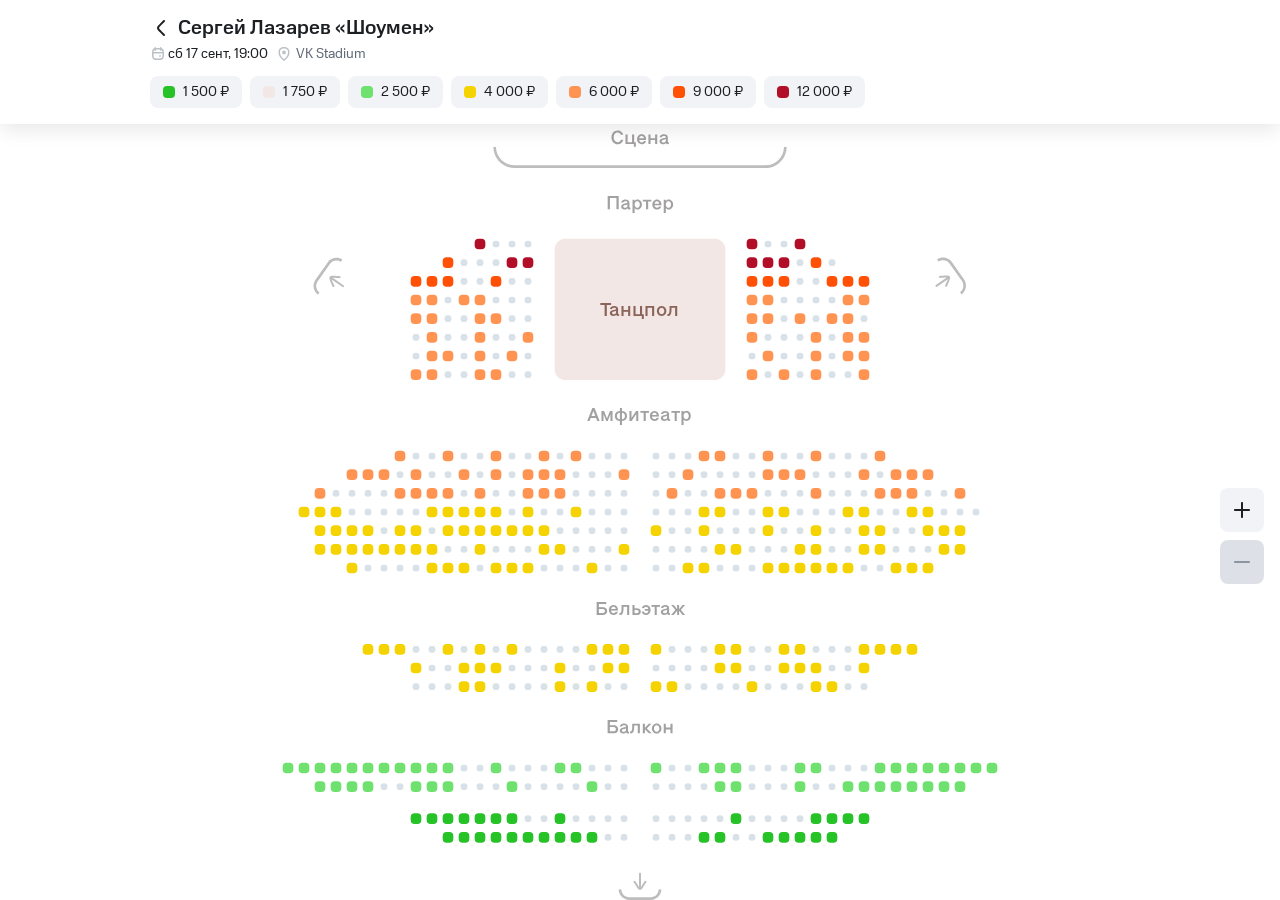
<file: index.html>
<!doctype html>
<html lang="ru">
<head>
    <meta charset="utf-8">
    <title>Схема зала — TLND-15971</title>
    <meta name="viewport" content="width=device-width, initial-scale=1, maximum-scale=1, user-scalable=no">
    <link rel="stylesheet" href="css/colors_and_type.css">
    <link rel="stylesheet" href="css/hall-common.css">
    <!-- mobile layout below 1024 px, desktop layout from 1024 px (media queries inside; = DESKTOP_QUERY in js/app.js) -->
    <link rel="stylesheet" href="css/styles.css">
    <link rel="stylesheet" href="css/photos.css">
    <link rel="stylesheet" href="css/seatless.css">
    <link rel="stylesheet" href="css/desktop.css">
</head>
<body>
<div class="app">
    <!-- Header: mobile — Citrus «Hall / Title / Mobile» over the scheme (title and cross, date row, price pills);
         desktop — «Hall / Title / Desktop» (Figma 4987:27885): back chevron, date and venue with icons, 980 column -->
    <header class="header">
        <div class="header-col">
            <div class="title">
                <!-- back chevron (desktop) and cross (mobile): no action -->
                <button class="icon-btn hd-back" type="button" aria-label="Назад"><img src="assets/title-chevron-left-24.svg" width="24" height="24" alt=""></button>
                <div class="ttl"></div>
                <button class="icon-btn hd-close" type="button" aria-label="Закрыть"><img src="assets/title-cross-24.svg" width="24" height="24" alt=""></button>
            </div>
            <!-- session date and venue; the icons are desktop only -->
            <div class="date">
                <span class="hd-date"><img class="hd-ico" src="assets/title-calendar-16.svg" width="16" height="16" alt=""><span class="dt"></span></span>
                <span class="hd-place"><img class="hd-ico" src="assets/title-map-pin-16.svg" width="16" height="16" alt=""><span class="sub"></span></span>
            </div>
        </div>
        <!-- price pills = price filter (js/price-filter.js) -->
        <div class="legend"></div>
    </header>

    <!-- Hall: the scheme (pan / zoom); desktop also the zoom buttons and the checkout bar over the bottom of the scheme -->
    <main class="hall">
        <div class="map-viewport">
            <div class="map-content">
                <!-- inline SVG of the scheme from assets/hall.svg -->
                <div class="hall-svg" role="img" aria-label="Схема зала"></div>
            </div>
        </div>
        <div class="d-zoom">
            <button class="d-zoom-btn" type="button" data-zoom="in" aria-label="Приблизить"><span class="d-zoom-ico d-zoom-ico-plus"></span></button>
            <button class="d-zoom-btn" type="button" data-zoom="out" aria-label="Отдалить"><span class="d-zoom-ico d-zoom-ico-minus"></span></button>
        </div>
        <!-- Desktop «Checkout form» (Figma 5180:33882): full-width bar, 980 column with the ticket strip
             (js/desktop-strip.js puts it first) and the checkout button; shown while the order is not empty -->
        <div class="d-checkout">
            <div class="d-checkout-col">
                <button class="cta d-cta" type="button"><span class="cta-label"></span></button>
            </div>
        </div>
    </main>

    <!-- Mobile bottom block: ticket carousel and checkout button (js/mobile-ribbon.js) -->
    <div class="floating">
        <div class="slider"><div class="slider-track"></div></div>
        <button class="cta" type="button"></button>
    </div>
</div>

<script type="module" src="js/app.js"></script>
</body>
</html>
</file>
<file: css/colors_and_type.css>
/* ============================================================
   Granit Design System — Foundation tokens (Light)
   Source: skill-granit-library/DESIGN.md (Granit Base Figma)
   ============================================================ */

/* ---------- Fonts ---------- */
@font-face {
  font-family: "Tercia";
  src: url("../fonts/Tercia-Light.otf") format("opentype");
  font-weight: 300;
  font-style: normal;
  font-display: swap;
}
@font-face {
  font-family: "Tercia";
  src: url("../fonts/Tercia-Regular.otf") format("opentype");
  font-weight: 400;
  font-style: normal;
  font-display: swap;
}
/* MTS Compact — шрифт Citrus (макет Z4wmhHaKhZMV8UI79y1a9Y): шапка, пилюли, карточки, кнопки, шторка */
@font-face {
  font-family: "MTS Compact";
  src: url("../fonts/MTSCompact-Regular.woff2") format("woff2");
  font-weight: 400;
  font-style: normal;
  font-display: swap;
}
@font-face {
  font-family: "MTS Compact";
  src: url("../fonts/MTSCompact-Medium.woff2") format("woff2");
  font-weight: 500;
  font-style: normal;
  font-display: swap;
}
@font-face {
  font-family: "Statika";
  src: url("../fonts/Statika-Light.otf") format("opentype");
  font-weight: 300;
  font-style: normal;
  font-display: swap;
}
@font-face {
  font-family: "Statika";
  src: url("../fonts/Statika-Regular.otf") format("opentype");
  font-weight: 400;
  font-style: normal;
  font-display: swap;
}
@font-face {
  font-family: "Statika";
  src: url("../fonts/Statika-Medium.otf") format("opentype");
  font-weight: 500;
  font-style: normal;
  font-display: swap;
}
@font-face {
  font-family: "Statika";
  src: url("../fonts/Statika-Bold.otf") format("opentype");
  font-weight: 700;
  font-style: normal;
  font-display: swap;
}
@font-face {
  font-family: "Statika";
  src: url("../fonts/Statika-Black.otf") format("opentype");
  font-weight: 900;
  font-style: normal;
  font-display: swap;
}

:root {
  /* ---------- Font families ---------- */
  --font-serif: "Tercia", "Lora", Georgia, "Times New Roman", serif;
  --font-sans:  "Statika", "Inter", "Helvetica Neue", Arial, sans-serif;
  --font-compact: "MTS Compact", "Statika", "Inter", "Helvetica Neue", Arial, sans-serif;   /* Citrus */

  /* ---------- Text (Light) ---------- */
  --text-primary:           #231d1f;
  --text-secondary:         #706e6f;
  --text-tertiary:          #a2a0a1;
  --text-inverted:          #fafafa;
  --text-positive:          #2ab22a;
  --text-negative:          #e5402e;
  --text-warning:           #f59400;
  --text-link:              #208ef5;
  --text-link-inverted:     #5abefa;
  --text-secondary-link:    #706e6f;

  /* ---------- Background (Light) ---------- */
  --bg-primary:             #ffffff;
  --bg-primary-elevated:    #fafafa;
  --bg-secondary:           #f5f4f2;
  --bg-secondary-elevated:  #ffffff;
  --bg-modal:               #ffffff;
  --bg-inverted:            #231d1f;
  --bg-overlay:             rgba(15, 15, 15, 0.50);
  --bg-stroke:              rgba(162, 162, 162, 0.50);
  --bg-stroke-disabled:     rgba(162, 162, 162, 0.25);

  /* ---------- Brand ---------- */
  --brand-mts:              #ff0032;
  --brand-mts-money:        #8f8fff;
  --brand-mts-money-text:   #7878d6;
  --brand-mts-money-stroke: #e3e3ff;

  /* Ticketland brand gradient (cover, hero) */
  --brand-grad-cover:       linear-gradient(90deg, #7d0a5f 0%, #c30a57 100%);
  --brand-grad-hero:        linear-gradient(135deg, #4e0a76 0%, #c30a57 45%, #ff5005 100%);
  --brand-pink:             #c30a57;
  --brand-plum:             #7d0a5f;
  --brand-wine:             #2d0514;

  /* ---------- Icons (Light) ---------- */
  --icon-primary:           #231d1f;
  --icon-secondary:         #a2a0a1;
  --icon-tertiary:          #bebdbd;
  --icon-inverted:          #fafafa;

  /* ---------- Controls (Light) ---------- */
  --ctrl-primary:           #ff5005; /* CTA orange */
  --ctrl-primary-hover:     #ff6a2b;
  --ctrl-primary-press:     #c32d0a;
  --ctrl-secondary:         #f5f4f2;
  --ctrl-secondary-hover:   #ececea;
  --ctrl-active:            #2d0514;
  --ctrl-inactive:          rgba(162, 160, 161, 0.20);
  --ctrl-stroke:            #a2a0a1;
  --ctrl-alternative:       #ffffff;

  /* ---------- Accent (Light) ---------- */
  --accent-active:          #0887ff;
  --accent-positive:        #27c227;
  --accent-warning:         #fa9b0a;
  --accent-negative:        #ff5005;

  /* ---------- Badges (Light) ---------- */
  --badge-neutral:          #f5f4f2;
  --badge-sapphire:         #bfebff;
  --badge-emerald:          #c1f5c1;
  --badge-citrine:          #fff3a6;
  --badge-garnet:           #ffccd4;
  --badge-amethyst:         #dec5ed;
  --badge-topaz:            #fae7d2;
  --badge-ruby:             #e5beda;
  --badge-amber:            #ebcec0;
  --badge-light:            rgba(242, 243, 247, 0.70);
  --badge-dark:             rgba(42, 42, 42, 0.50);

  /* ---------- Constant scale (used in charts & illustration) ---------- */
  --gs-900: #000000; --gs-800: #1d2023; --gs-700: #2c3135; --gs-600: #434a51;
  --gs-500: #626c77; --gs-400: #969fa8; --gs-300: #bbc1c7; --gs-200: #e2e5eb;
  --gs-100: #f2f3f7; --gs-0:   #ffffff;

  --ruby-900:  #7d0a5f; --ruby-700: #a80d80; --ruby-500: #e317b7; --ruby-300: #e06ec3; --ruby-100: #e5beda;
  --gar-900:   #6e140f; --gar-700:  #b20e27; --gar-500:  #e32441; --gar-300:  #f591a0; --gar-100:  #ffccd4;
  --amb-900:   #8e2209; --amb-700:  #c32d0a; --amb-500:  #ff5005; --amb-300:  #ff9452; --amb-100:  #ebcec0;
  --top-900:   #743c0c; --top-700:  #b86404; --top-500:  #fa9b0a; --top-300:  #f0bf87; --top-100:  #fae7d2;
  --cit-900:   #765e0a; --cit-700:  #c29500; --cit-500:  #f5d300; --cit-300:  #ffe64b; --cit-100:  #fff3a6;
  --eme-900:   #1c631c; --eme-700:  #289a28; --eme-500:  #27c227; --eme-300:  #6ee16e; --eme-100:  #c1f5c1;
  --sap-900:   #0d4d73; --sap-700:  #0277bd; --sap-500:  #0887ff; --sap-300:  #5abefa; --sap-100:  #bfebff;
  --ame-900:   #4e0a76; --ame-700:  #7304b5; --ame-500:  #a000ff; --ame-300:  #bc7be3; --ame-100:  #dec5ed;

  /* ---------- Brand gradients ---------- */
  --grad-garnet-darker:    linear-gradient(135deg, #2d0514 0%, #b20e27 100%);
  --grad-amber-darker:     linear-gradient(135deg, #2d0514 0%, #c32d0a 100%);
  --grad-ruby-amber:       linear-gradient(135deg, #7d0a5f 0%, #c32d0a 100%);
  --grad-amethyst-amber:   linear-gradient(135deg, #a000ff 0%, #ff5005 100%);
  --grad-amethyst-garnet:  linear-gradient(135deg, #a000ff 0%, #f591a0 100%);
  --grad-ruby-garnet:      linear-gradient(135deg, #e317b7 0%, #f591a0 100%);
  --grad-amber:            linear-gradient(135deg, #c32d0a 0%, #ff9452 100%);
  --grad-amber-topaz-dark: linear-gradient(135deg, #ff5005 0%, #fa9b0a 100%);
  --grad-amber-topaz-lt:   linear-gradient(135deg, #ff9452 0%, #f0c887 50%, #fae7d2 100%);
  --grad-garnet-citrine:   linear-gradient(135deg, #f591a0 0%, #ffe64b 100%);
  --grad-topaz-citrine:    linear-gradient(135deg, #fa9b0a 0%, #ffe64b 50%, #fff3a6 100%);
  --grad-citrine:          linear-gradient(135deg, #ffe64b 0%, #fff3a6 100%);
  --grad-topaz:            linear-gradient(135deg, #f0c887 0%, #fae7d2 100%);
  --grad-topaz-lighter:    linear-gradient(135deg, #fae7d2 0%, #fdf9f5 100%);

  /* ---------- Shadows (2-layer; base #231d1f) ---------- */
  --shadow-lowest:        0 4px 16px 0 rgba(35,29,31,0.04), 0 0 6px 0 rgba(35,29,31,0.04);
  --shadow-low:           0 8px 20px 0 rgba(35,29,31,0.06), 0 4px 24px 0 rgba(35,29,31,0.04);
  --shadow-middle:        0 8px 20px 0 rgba(35,29,31,0.06), 0 4px 24px 0 rgba(35,29,31,0.04);
  --shadow-high:          0 18px 20px 0 rgba(35,29,31,0.08), 0 6px 24px 0 rgba(35,29,31,0.06);
  --shadow-upper-middle:  0 -8px 24px 0 rgba(35,29,31,0.06), 0 -2px 24px 0 rgba(35,29,31,0.04);

  /* ---------- Radii ---------- */
  --r-2:   2px;   /* favicon glyph chip */
  --r-4:   4px;
  --r-8:   8px;
  --r-12: 12px;   /* small cards, inputs */
  --r-16: 16px;   /* event/movie cards */
  --r-20: 20px;
  --r-24: 24px;   /* modals, banners */
  --r-32: 32px;
  --r-full: 9999px; /* pill buttons, badges, search */

  /* ---------- Spacing scale (multiples of 4) ---------- */
  --s-2:  2px;  --s-4:  4px;  --s-6:  6px;  --s-8:  8px;
  --s-12: 12px; --s-16: 16px; --s-20: 20px; --s-24: 24px;
  --s-32: 32px; --s-40: 40px; --s-48: 48px; --s-56: 56px;
  --s-64: 64px; --s-80: 80px; --s-96: 96px; --s-120: 120px;

  /* ---------- Background blur ---------- */
  --blur-overlay: 50px;   /* full-page overlays */
  --blur-chip:    15px;   /* badges, floating buttons */

  /* ---------- Layout grid ---------- */
  --grid-desktop-max: 1920px;
  --grid-desktop-cols: 12;
  --grid-desktop-gutter: 36px;
  --grid-mobile-gutter: 16px;
  --grid-mobile-margin: 16px;

  /* ---------- Type tokens (Desktop) ---------- */
  --fs-h1: 56px;    --lh-h1: 63px;
  --fs-h2: 40px;    --lh-h2: 45px;
  --fs-h3: 24px;    --lh-h3: 27px;
  --fs-h4: 20px;    --lh-h4: 22.5px;
  --fs-sub: 20px;   --lh-sub: 30px;
  --fs-p1: 20px;    --lh-p1: 30px;
  --fs-p2: 16px;    --lh-p2: 24px;
  --fs-p3: 14px;    --lh-p3: 21px;
  --fs-c1: 12px;    --lh-c1: 18px;
  --fs-c2: 10px;    --lh-c2: 15px;
  --fs-promo1: 88px; --lh-promo1: 99px;
  --fs-promo2: 72px; --lh-promo2: 81px;
  --fs-promo3: 56px; --lh-promo3: 63px;

  /* ---------- Motion (curves and durations; js/motion.js reads the same tokens) ---------- */
  --ease-out:   cubic-bezier(.2, .8, .2, 1);   /* main project curve: sheets, scrim, dialog, lightbox, order blocks, cards */
  --ease-state: cubic-bezier(0.2, 0, 0, 1);    /* price pill state */
  --ease-exit:  ease-out;                      /* mobile order block and desktop order bar going away */
  --duration-hover:  120ms;   /* desktop strip relayout on hover */
  --duration-state:  160ms;   /* pill, mobile active card */
  --duration-fade:   180ms;   /* seats fading under the price filter */
  --duration-short:  200ms;   /* lightbox open, double tap, every exit, desktop strip relayout on add / remove */
  --duration-enter:  250ms;   /* sheets, scrim, dialog, order blocks, lightbox paging, cards entering */
  --duration-return: 150ms;   /* zoomed photo back to its edge */
}

/* Mobile overrides (apply with media query when needed) */
@media (max-width: 768px) {
  :root {
    --fs-h1: 32px;  --lh-h1: 40px;
    --fs-h2: 24px;  --lh-h2: 27px;
    --fs-sub: 16px; --lh-sub: 24px;
  }
}

/* ============================================================
   Semantic typography classes (use directly or @extend)
   ============================================================ */
.gr-h1, h1 {
  font-family: var(--font-serif);
  font-weight: 400;
  font-size: var(--fs-h1);
  line-height: var(--lh-h1);
  color: var(--text-primary);
  letter-spacing: 0;
  margin: 0;
}
.gr-h2, h2 {
  font-family: var(--font-serif);
  font-weight: 400;
  font-size: var(--fs-h2);
  line-height: var(--lh-h2);
  color: var(--text-primary);
  margin: 0;
}
.gr-h3, h3 {
  font-family: var(--font-sans);
  font-weight: 500;
  font-size: var(--fs-h3);
  line-height: var(--lh-h3);
  letter-spacing: -0.5px;
  color: var(--text-primary);
  margin: 0;
}
.gr-h4, h4 {
  font-family: var(--font-sans);
  font-weight: 500;
  font-size: var(--fs-h4);
  line-height: var(--lh-h4);
  letter-spacing: -0.5px;
  color: var(--text-primary);
  margin: 0;
}
.gr-subtitle, .gr-sub-reg {
  font-family: var(--font-sans);
  font-weight: 400;
  font-size: var(--fs-sub);
  line-height: var(--lh-sub);
  color: var(--text-primary);
}
.gr-sub-med {
  font-family: var(--font-sans);
  font-weight: 500;
  font-size: var(--fs-sub);
  line-height: var(--lh-sub);
  color: var(--text-primary);
}
.gr-p1     { font: 400 var(--fs-p1)/var(--lh-p1) var(--font-sans); color: var(--text-primary); }
.gr-p1-med { font: 500 var(--fs-p1)/var(--lh-p1) var(--font-sans); color: var(--text-primary); }
.gr-p2, p  { font: 400 var(--fs-p2)/var(--lh-p2) var(--font-sans); color: var(--text-primary); margin: 0; }
.gr-p2-med { font: 500 var(--fs-p2)/var(--lh-p2) var(--font-sans); color: var(--text-primary); }
.gr-p3     { font: 400 var(--fs-p3)/var(--lh-p3) var(--font-sans); color: var(--text-primary); }
.gr-p3-med { font: 500 var(--fs-p3)/var(--lh-p3) var(--font-sans); color: var(--text-primary); }

.gr-c1     { font: 400 var(--fs-c1)/var(--lh-c1) var(--font-sans); color: var(--text-secondary); }
.gr-c1-med { font: 500 var(--fs-c1)/var(--lh-c1) var(--font-sans); color: var(--text-primary); }
.gr-c2     { font: 400 var(--fs-c2)/var(--lh-c2) var(--font-sans); color: var(--text-secondary); }
.gr-c2-med { font: 500 var(--fs-c2)/var(--lh-c2) var(--font-sans); color: var(--text-primary); letter-spacing: 0.02em; }

/* Tercia "Accent" — same sizes as P1-P3 but serif */
.gr-a1 { font: 400 var(--fs-p1)/var(--lh-p1) var(--font-serif); color: var(--text-primary); }
.gr-a2 { font: 400 var(--fs-p2)/var(--lh-p2) var(--font-serif); color: var(--text-primary); }
.gr-a3 { font: 400 var(--fs-p3)/var(--lh-p3) var(--font-serif); color: var(--text-primary); }

/* Uppercase variants — short labels only */
.gr-upp { text-transform: uppercase; letter-spacing: 0.02em; }

/* Promo (DEPRECATED — only for legacy hero blocks) */
.gr-promo1 { font: 400 var(--fs-promo1)/var(--lh-promo1) var(--font-serif); color: var(--text-primary); }
.gr-promo2 { font: 400 var(--fs-promo2)/var(--lh-promo2) var(--font-serif); color: var(--text-primary); }
.gr-promo3 { font: 400 var(--fs-promo3)/var(--lh-promo3) var(--font-serif); color: var(--text-primary); }

/* Base body */
html, body {
  font-family: var(--font-sans);
  color: var(--text-primary);
  background: var(--bg-primary);
  -webkit-font-smoothing: antialiased;
  text-rendering: optimizeLegibility;
}
a { color: var(--text-link); text-decoration: none; }
a:hover { text-decoration: underline; }
</file>
<file: css/hall-common.css>
/* ============================================================
   Hall styles shared by the mobile (index.html, css/styles.css) and desktop
   (css/desktop.css) layouts of index.html: reset, font smoothing, icon button,
   price pills and the hall scheme. Moved from css/styles.css as is.
   ============================================================ */

*, *::before, *::after { box-sizing: border-box; }

html, body {
    /* сглаживание шрифта на весь текст прототипа: свойства наследуются от корня, нигде не перебиваются */
    -webkit-font-smoothing: antialiased;
    -moz-osx-font-smoothing: grayscale;
    text-rendering: optimizeLegibility;
}

.icon-btn {
    flex: none;
    display: flex;
    align-items: center;
    justify-content: center;
    margin: 0;
    padding: 0;
    border: 0;
    background: transparent;
    cursor: pointer;
    -webkit-tap-highlight-color: transparent;
}
.icon-btn img { display: block; }

/* Пилюля «Price item»: высота 32, отступы 8/12, промежуток 8, радиус 8, фон Background/Secondary #F2F3F7,
   текст P2 Regular Comp 14/20 #1D2023 (MTS Compact).
   Нажатой в Citrus нет — как в текущем UI схемы: белый фон и обводка 1.5 в цвет тира (--ring);
   прозрачная обводка у обычной держит размер */
.legend .pill {
    flex: 0 0 auto;
    display: inline-flex;
    align-items: center;
    justify-content: center;
    gap: 8px;
    box-sizing: border-box;
    height: 32px;
    margin: 0;
    padding: 8px 12px;
    border: 1.5px solid transparent;
    border-radius: 8px;
    background: #f2f3f7;
    font: 400 14px/20px var(--font-compact, var(--font-sans));
    color: #1d2023;
    white-space: nowrap;
    cursor: pointer;                    /* пилюля = кликабельный фильтр цены */
    -webkit-tap-highlight-color: transparent;
    -webkit-appearance: none;
    appearance: none;
    transition: background var(--duration-state) var(--ease-state), border-color var(--duration-state) var(--ease-state);
}
.legend .pill.active {
    background: #ffffff;
    border-color: var(--ring);
}
/* Маркер цены «Color»: 12×12, радиус 4, цвет тира */
.legend .pill .sw {
    width: 12px;
    height: 12px;
    border-radius: 4px;
    flex: 0 0 auto;
}

/* ============================================================
   2. Схема зала (пан/зум)
   ============================================================ */
/* Схема — слой на ВЕСЬ вьюпорт (край в край, полная ширина и высота),
   абсолют inset:0, ПОД оверлеями (шапка z5, нижний блок z4). */
.map-viewport {
    position: absolute;
    inset: 0;
    z-index: 1;
    overflow: hidden;
    background: var(--bg-primary);
    touch-action: none;
    cursor: grab;
}
.map-viewport.grabbing { cursor: grabbing; }
.map-content {
    /* COVER: коробка заполняет весь вьюпорт; SVG внутри заполняет коробку.
       Аспект окна viewBox = аспекту коробки (считает JS) → SVG заполняет слой
       без леттербокса. Зум/пан идут через viewBox инлайн-SVG, а НЕ через CSS
       transform — здесь НЕТ will-change/translateZ/transform, иначе слой
       промоутится в GPU-текстуру и вектор мылит на зуме (композитинг). */
    position: absolute;
    inset: 0;
}
.map-content .hall-svg { display: block; width: 100%; height: 100%; }
/* инлайн-SVG схемы: заполняет box; зум через viewBox → всегда вектор */
.map-content .hall-svg svg {
    display: block;
    width: 100%;
    height: 100%;
    user-select: none;
    pointer-events: none;
}

/* --- Фильтр цены: бледнение мест ---
   Активен ≥1 тир → на <svg> класс .filtering (см. updateFade в js/price-filter.js).
   Бледнеет одна группа базовых 8×8-мест .seat-base (js/seats.js buildSeats) — все места, занятые и свободные.
   Места выбранных цен полноцветны за счёт копий в слое .filter-layer поверх группы; слой выбора .sel-layer
   в группу не входит. */
.map-content .hall-svg svg .seat-base { transition: opacity var(--duration-fade) ease; }
.map-content .hall-svg svg.filtering .seat-base { opacity: .25; }
/* Танцпол (.seatless) бледнеет так же; при активном своём тире (.tier-active) — полный цвет */
.map-content .hall-svg svg .seatless { transition: opacity var(--duration-fade) ease; }
.map-content .hall-svg svg.filtering .seatless { opacity: .25; }
.map-content .hall-svg svg.filtering .seatless.tier-active { opacity: 1; }

/* Checkout button, shared by the mobile bottom block and the desktop strip line (moved from css/styles.css as is) */
/* ---- 3.2 CTA «Оформить заказ» — Figma «Скидки на заказ» (Bottomsheet 7203:36116, 7203:36600): высота 52,
   ширина не меньше 264, радиус 8, фон Controls/Primary-active #FF0032, отступы 8 сверху и снизу, 20 слева, 12 справа;
   содержимое (js/checkout-button.js): подпись P1 Medium Comp 17/24 белая и плашка суммы через 8.
   Hover — белая заливка 20% поверх фона, как было. */
.cta {
    position: relative;                   /* опора таймера и слоя hover; нужен для z-index */
    z-index: 1;                           /* ниже .slider (z-index 2) → тень активного билета ложится поверх кнопки */
    box-sizing: border-box;
    width: 100%;
    min-width: 264px;
    height: 52px;
    border: 0;
    border-radius: 8px;
    background: #ff0032;                  /* Controls/Primary-active */
    color: #ffffff;                       /* Constant/Greyscale 0 */
    display: flex;
    align-items: center;
    justify-content: center;
    padding: 8px 12px 8px 20px;
    overflow: hidden;
    font: 500 17px/24px var(--font-compact, var(--font-sans));
    text-align: center;
    cursor: pointer;
    -webkit-tap-highlight-color: transparent;
}
.cta::before {
    content: '';
    position: absolute;
    inset: 0;
    background: var(--gs-0);
    opacity: 0;
    pointer-events: none;
}
@media (hover: hover) {
    .cta:hover::before { opacity: .2; }   /* Hover=True: белый слой, непрозрачность 20% */
}
.cta-content {
    position: relative;                   /* над слоем hover */
    flex: 1 1 auto;
    min-width: 0;
    display: flex;
    align-items: center;
    gap: 8px;
}
/* «Оформить заказ», а когда не влезает рядом с плашкой — «Оформить» (JS), дальше многоточие */
.cta .cta-label {
    flex: 1 1 auto;
    min-width: 0;
    overflow: hidden;
    text-overflow: ellipsis;
    white-space: nowrap;
    text-align: left;
}
/* «Discount-tag»: #FF4B60, отступы 4 сверху, 3 снизу, 8 по бокам, радиус 8, между суммами 8 */
.cta-tag {
    flex: none;
    display: flex;
    align-items: center;
    justify-content: flex-end;
    gap: 8px;
    padding: 4px 8px 3px;
    border-radius: 8px;
    background: #ff4b60;
    font-size: 14px;
    line-height: 20px;
    white-space: nowrap;
}
/* Старая сумма: P2 Regular Comp 14/20, непрозрачность 90%, «Strikethrough» — линия из нижнего левого угла в верхний
   правый по полосе 4–14 px текста (картинка 38×11 растянута, с полупикселем на скруглённые концы) */
.cta-old {
    position: relative;
    font-weight: 400;
    opacity: .9;
}
.cta-old[hidden] { display: none; }
.cta-strike {
    position: absolute;
    top: 3.5px;
    left: -0.5px;
    width: calc(100% + 1px);
    height: 11px;
    pointer-events: none;
}
/* Сумма к оплате: P2 Medium Comp 14/20, «₽» через 2 */
.cta-sum {
    display: flex;
    align-items: center;
    gap: 2px;
    font-weight: 500;
}
</file>
<file: css/styles.css>
/* ============================================================
   Hall — схема зала (TLND-15971), мобильный лейаут: окно уже 1024 px (= DESKTOP_QUERY в js/app.js),
   на всю ширину окна. Значения из Figma (4902-80250) + токены Granit (colors_and_type.css).
   Десктопный лейаут — css/desktop.css.
   ============================================================ */

@media (max-width: 1023.98px) {

    html, body {
        margin: 0;
        background: var(--bg-primary);
        font-family: var(--font-sans);
        color: var(--text-primary);
    }

    /* ---------- Каркас экрана ---------- */
    .app {
        position: relative;
        width: 100%;                         /* full window width, no 416 phone frame */
        height: 100dvh;
        margin: 0;
        background: var(--bg-primary);
        display: flex;
        flex-direction: column;
        overflow: hidden;
        /* без внешней тени/свечения — в Figma её нет (пиксель-перфект) */
    }

    /* ============================================================
       1. Шапка
       ============================================================ */
    /* Шапка — ПЛАВАЮЩИЙ оверлей над схемой (как нижний блок z4): схема уходит ПОД неё и заполняет весь вьюпорт.
       Citrus «Hall / Title / Mobile» (файл Z4wmhHaKhZMV8UI79y1a9Y, экран 4983:18050, инстанс 4984:22107):
       фон Background/Primary-elevated #FFFFFF, отступы 12 сверху и по бокам, 8 снизу, промежуток 4, скругление снизу 16,
       тень Shadows/Low (0 0 16 и 0 4 16, #0000000A). Шрифт — MTS Compact (--font-compact) */
    .header {
        position: absolute;
        top: 0;
        left: 0;
        right: 0;
        z-index: 5;
        display: flex;
        flex-direction: column;
        gap: 4px;
        padding: 12px 12px 8px;
        border-radius: 0 0 16px 16px;
        background: #ffffff;
        box-shadow: 0 0 16px 0 rgba(0, 0, 0, .04), 0 4px 16px 0 rgba(0, 0, 0, .04);
        overflow: hidden;
    }

    /* ---- 1.1 Заголовок: название P1 Medium Comp 17/24 #1D2023 с многоточием, справа крестик Cross 24 ---- */
    .title {
        display: flex;
        align-items: center;
        justify-content: space-between;
        min-width: 0;
    }
    /* desktop-only parts of the shared header markup: back chevron and the date / venue icons;
       the wrappers do not exist for the mobile flex layout (their children are laid out as before) */
    .hd-back,
    .hd-ico { display: none; }
    .header-col,
    .hd-date,
    .hd-place { display: contents; }
    /* desktop-only blocks of the hall: zoom buttons, checkout bar with the ticket strip */
    .d-zoom,
    .d-checkout { display: none !important; }

    .ttl {
        flex: 1 0 0;
        min-width: 0;
        font: 500 17px/24px var(--font-compact, var(--font-sans));
        color: #1d2023;
        overflow: hidden;
        text-overflow: ellipsis;
        white-space: nowrap;
    }
    /* ---- Строка даты «Date»: P2 Regular Comp 14/20, промежуток 12; дата и время #1D2023,
       площадка Text/Secondary #626C77 с многоточием ---- */
    .date {
        display: flex;
        align-items: center;
        gap: 12px;
        font: 400 14px/20px var(--font-compact, var(--font-sans));
        white-space: nowrap;
        min-width: 0;
    }
    .dt {
        flex: none;
        color: #1d2023;
    }
    .sub {
        flex: 1 0 0;
        min-width: 0;
        color: #626c77;
        overflow: hidden;
        text-overflow: ellipsis;
    }

    /* ---- 1.2 Легенда цен «Hall price filter»: сверху 8, ряд до правого края шапки, промежуток 8, справа 8 ---- */
    .legend {
        display: flex;
        flex-wrap: nowrap;
        gap: 8px;
        overflow-x: auto;
        scrollbar-width: none;
        margin-right: -12px;
        padding: 8px 8px 0 0;
    }
    .legend::-webkit-scrollbar { display: none; }
    /* ============================================================
       3. Нижний блок — билеты + CTA
       ============================================================ */
    /* Нижний блок — прозрачный оверлей над схемой (без белой подложки: низ схемы
       виден под билетами/кнопкой). Карта под ним cover-заполняет полную высоту.
       pointer-events: клики ловят только билеты/кнопка, пустоты — пропускают пан. */
    .floating {
        position: absolute;
        left: 0;
        right: 0;
        bottom: 0;
        z-index: 4;
        display: flex;
        flex-direction: column;
        /* Citrus «Bottomsheet / citrus» (4982:4869, 360×188): Tickets — сверху 16, слева 16, промежуток 8;
           Button — сверху 16, по бокам 16, снизу 24. Отсюда: отступы блока 16 / 16 / 24, между лентой и кнопкой 16.
           Подложка — градиент от прозрачного белого к белому на 12.766% высоты */
        gap: 16px;
        padding: 16px 16px 24px;
        background: linear-gradient(180deg, rgba(255, 255, 255, 0), #ffffff 12.766%);
        /* пустоты блока пропускают касания к схеме; ловят только билеты и кнопка (children ниже) */
        pointer-events: none;
        /* пустой заказ — блок уехал вниз на свою высоту (js/mobile-ribbon.js syncFloating): уход 200 мс, --ease-exit */
        transform: translateY(100%);
        visibility: hidden;
        transition: transform var(--duration-short) var(--ease-exit), visibility 0s linear var(--duration-short);
    }
    /* с первой позицией заказа блок выезжает: 250 мс */
    .floating.is-shown {
        transform: none;
        visibility: visible;
        transition: transform var(--duration-enter) var(--ease-out), visibility 0s;
    }
    /* «уменьшить движение»: блок не выезжает, а проявляется */
    @media (prefers-reduced-motion: reduce) {
        .floating { transform: none; opacity: 0; transition: opacity var(--duration-short) ease, visibility 0s linear var(--duration-short); }
        .floating.is-shown { opacity: 1; transition: opacity var(--duration-short) ease, visibility 0s; }
    }
    .floating > * { pointer-events: auto; }

    /* ---- 3.1 Галерея выбранных мест: КАРУСЕЛЬ (якорь активной зависит от позиции) ---- */
    /* .slider — вьюпорт карусели: overflow visible, чтобы соседние карточки выглядывали
       краем (peek); финальный клип — на .app (max-width 416, hidden). Границы .slider
       = границам CTA (тот же padded-контейнер .floating), поэтому активная карточка
       выравнивается: первая — по левому краю, последняя — по правому, середина — по
       центру галереи (сам расчёт сдвига трека — в js/mobile-ribbon.js: anchorOffset/targetXFor). */
    .slider {
        position: relative;
        z-index: 2;             /* всё поддерево слайдера (билеты + их тени) рисуется ПОВЕРХ кнопки CTA (z-index 1).
                                   .slider-track имеет transform → создаёт свой stacking-context, поэтому z-index
                                   билетов (100/98) заскоуплены внутри .slider; чтобы тень активного билета легла
                                   НА кнопку, поднимаем весь .slider над .cta именно здесь, на уровне .floating.
                                   Стек всё равно кэпнут внутри .floating (z4 < header z5). */
        width: 100%;            /* = ширина кнопки CTA (тот же padded-контейнер .floating) */
        height: 80px;           /* = высота карточки билета (макет 4767:11622) */
        overflow: visible;      /* соседи выглядывают краями (peek) */
        pointer-events: none;   /* драг ловят сами карточки; пустоты пропускают пан схемы */
        touch-action: none;
    }
    /* Трек — абсолютная лента карточек, двигается по X (follow-the-finger + пружина) */
    .slider-track {
        position: absolute;
        left: 0;
        top: 0;
        height: 100%;
        display: flex;
        align-items: center;
        gap: 8px;               /* зазор между билетами */
    }
    /* Карточка билета — макет «Ticket preview / svklimenk3-cards» 4767:11622 (файл Z4wmhHaKhZMV8UI79y1a9Y).
       Три типа, у каждого активная (Selected=True) и неактивная (Selected=False):
         • место (Type=Seat 4767:11623 / 12836 / 12604 / 12844): часть зала, «Ряд N место M», цена;
         • секция без места (Type=Seatless 4770:14091 / 14105 / 14099 / 14112): название секции
           (переносится на вторую строку), цена;
         • доп. инвентарь (Type=Gift 4770:14033 / 14046): название, вид, цена; фото нет никогда.
       Обе белые: неактивная — тень Shadows/Neutral/Middle, активная — Shadows/Neutral/High.
       Высота 80 у обоих состояний, радиус 16, содержимое обрезается по скруглению.
       Ширина фиксированная: 280 с фото (.has-photo), 192 без фото.
       Шрифт — MTS Compact (--font-compact). */
    .ticket {
        position: relative;                   /* z-index для peek-глубины; опора крестика */
        pointer-events: auto;
        touch-action: none;
        box-sizing: border-box;
        flex: 0 0 auto;
        display: flex;
        align-items: center;
        width: 192px;                         /* Photo=False: 192 */
        height: 80px;                         /* 80 у обоих состояний */
        border-radius: 16px;
        background: #ffffff;                  /* Selected=False: Background/Modal #FFFFFF */
        cursor: grab;
        user-select: none;
        /* transform/opacity правит JS покадрово — их НЕ анимируем; размеры у состояний одинаковые */
        transition: background-color var(--duration-state) ease-out;
    }
    /* Тени — на псевдоэлементах, смена состояния идёт по их прозрачности (не перерисовка box-shadow каждый кадр):
       ::before — Citrus, не выбрана: Shadows/Middle; ::after — выбрана: Shadows/High.
       z-index −1 — под содержимым карточки; тень лежит снаружи рамки, фон карточки она не задевает */
    .ticket::before,
    .ticket::after {
        content: '';
        position: absolute;
        inset: 0;
        z-index: -1;
        border-radius: inherit;
        pointer-events: none;
        transition: opacity var(--duration-state) ease-out;
    }
    .ticket::before { box-shadow: 0 4px 24px 0 rgba(0, 0, 0, .06), 0 8px 16px 0 rgba(0, 0, 0, .04); }
    .ticket::after { box-shadow: 0 6px 24px 0 rgba(0, 0, 0, .06), 0 18px 20px 0 rgba(0, 0, 0, .08); opacity: 0; }
    .ticket.active::before { opacity: 0; }
    .ticket.active::after { opacity: 1; }
    .ticket.has-photo { width: 280px; }       /* Photo=True: 280 */
    /* Один билет в заказе — карточка тянется на всю ширину слайдера (ширина приложения минус отступы
       .floating по 16): фото 108×80 слева, текст занимает остальное. Два и больше — 280 / 192, как выше.
       Класс .is-single на треке ставит renderTickets (js/mobile-ribbon.js) */
    .slider-track.is-single { right: 0; }
    .slider-track.is-single .ticket { width: 100%; }
    .slider.grabbing .ticket { cursor: grabbing; }
    .ticket.active {
        background: #ffffff;                  /* Selected=True: Background/Modal #FFFFFF; тень — .ticket.active::after */
    }

    /* Hall preview: 108×80, фото cover. Своего скругления у превью нет: левые углы срезает скругление
       карточки 16 (overflow карточки), правые — прямые */
    .ticket .t-photo {
        position: relative;
        flex: none;
        width: 108px;
        height: 80px;
        overflow: hidden;
        border-radius: 16px 0 0 16px;         /* левые углы карточки: у самой карточки нет overflow, тени снаружи */
    }
    .ticket .t-photo-img {
        position: absolute;
        inset: 0;
        width: 100%;
        height: 100%;
        object-fit: cover;
        pointer-events: none;
        -webkit-user-drag: none;
    }
    /* Icon button с лупой — только у активной (Citrus I4982:4872;4982:4798): 32×32 в 4 от правого и нижнего края фото,
       радиус 6, без заливки; иконка Search 24 белая (assets/ticket-search-24.svg). Тап — как по карточке */
    .ticket .t-zoom {
        position: absolute;
        right: 4px;
        bottom: 4px;
        width: 32px;
        height: 32px;
        border-radius: 6px;
        display: none;
        align-items: center;
        justify-content: center;
        overflow: hidden;
        pointer-events: none;
    }
    .ticket.active .t-zoom { display: flex; }
    .ticket .t-zoom img { display: block; width: 24px; height: 24px; }

    /* Details: столбец, gap 2, px 12; у активной справа 40 — место под крестик. P2 Comp 14/20 */
    .ticket .t-text {
        flex: 1 0 0;
        min-width: 1px;
        display: flex;
        flex-direction: column;
        align-items: flex-start;
        gap: 2px;
        padding: 0 12px;
        font: 400 14px/20px var(--font-compact, var(--font-sans));
        color: #626c77;                       /* Text/Secondary #626C77 (= --gs-500); --text-secondary проекта другой */
    }
    .ticket.has-photo .t-text { padding-left: 8px; }   /* Citrus: у карточки с фото текст в 8 от фото */
    .ticket.active .t-text { padding-right: 40px; }
    .ticket .t-line {
        display: block;
        width: 100%;
        overflow: hidden;
        text-overflow: ellipsis;
        white-space: nowrap;
    }
    .ticket .t-title {
        font-weight: 500;                     /* P2 Medium Comp */
        color: #1d2023;                       /* Text/Primary #1D2023 (= --gs-800); --text-primary проекта другой */
    }
    /* Seatless: название секции переносится (в макете у строки нет nowrap и многоточия) */
    .ticket.type-seatless .t-title {
        white-space: normal;
        overflow-wrap: break-word;
    }

    /* Close icon button (Citrus I4982:4872;4982:4803): Cross 24 #8D969F, в 8 от верхнего и правого края; только у активной */
    .ticket .t-x {
        position: absolute;
        top: 8px;
        right: 8px;
        width: 24px;
        height: 24px;
        margin: 0;
        padding: 0;
        border: 0;
        background: transparent;
        cursor: pointer;
        display: none;
        -webkit-tap-highlight-color: transparent;
    }
    .ticket.active .t-x { display: block; }
    .ticket .t-x img { display: block; width: 24px; height: 24px; }

    /* Клон уходящей карточки при удалении: лежит в .floating вне потока, слоем 0 — под лентой (.slider, 2)
       и под кнопкой «Оформить» (.cta, 1), поэтому уходя вниз заезжает под кнопку, а не поверх неё.
       Наследует вид .ticket; положение и анимацию (вниз + гаснет) задаёт JS (spawnExit в js/mobile-ribbon.js). */
    .exit-clone {
        position: absolute;
        z-index: 0;
        margin: 0;
        cursor: default;
        pointer-events: none;
    }

}
</file>
<file: css/photos.css>
/* ============================================================
   Лайтбокс с фото секций.
   Подключается после css/styles.css.
   ============================================================ */

/* ---------- Строка для экранного диктора: в раскладке не видна ---------- */
.photo-sr {
    position: absolute;
    width: 1px;
    height: 1px;
    margin: -1px;
    overflow: hidden;
    clip-path: inset(50%);
    white-space: nowrap;
}

/* ---------- Лайтбокс с фото: на весь экран поверх шапки (z 5) и нижнего блока (z 4).
   Citrus «Lightbox / citrus», файл Z4wmhHaKhZMV8UI79y1a9Y, узел 4982:4980 (360×800): белый фон,
   фото 3 : 2 на всю ширину по центру экрана, на нём шевроны; крестик справа сверху; снизу поверх — подпись
   и «Показать на схеме» на градиенте. Подложка Background/Overlay за лайтбоксом закрыта им целиком ---------- */
.lb {
    position: absolute;
    inset: 0;
    z-index: 20;
    display: flex;
    flex-direction: column;
    /* фон — отдельный слой .lb-bg: вертикальный свайп закрытия гасит его прозрачностью (js) */
    background: transparent;
    touch-action: none;                     /* жесты на фото считает js */
    user-select: none;
    /* закрыт: прозрачный; visibility гаснет после ухода */
    opacity: 0;
    visibility: hidden;
    transition: opacity var(--duration-short) var(--ease-out), visibility 0s linear var(--duration-short);
}
/* closed from the keyboard (Esc): no transition */
.lb.lb-instant { transition: none !important; }
.lb.is-open {
    opacity: 1;
    visibility: visible;
    transition: opacity var(--duration-short) var(--ease-out), visibility 0s linear 0s;
}
/* #FFFFFF — Background/Modal (= --bg-primary): светлый лайтбокс. Свайп закрытия гасит слой прозрачностью,
   крестик, подпись и кнопку — вдвое быстрее (js/photo-ui.js setFade) */
.lb-bg {
    position: absolute;
    inset: 0;
    z-index: -1;
    background: var(--bg-primary);
    pointer-events: none;
}
/* Close, Previous и Next (Citrus): кнопка 52×52 без заливки, радиус 8, иконка 32 по центру */
.lb-close,
.lb-arrow {
    display: flex;
    align-items: center;
    justify-content: center;
    width: 52px;
    height: 52px;
    border-radius: 8px;
    margin: 0;
    padding: 0;
    border: 0;
    background: transparent;
    cursor: pointer;
    -webkit-tap-highlight-color: transparent;
}
/* Крестик «Close» (Citrus 4982:4982): справа 8, сверху 8, иконка Cross 32 #1D2023 — файлом */
.lb-close {
    position: absolute;
    top: 8px;
    right: 8px;
    z-index: 1;                             /* над областью фото */
}
.lb-close img,
.lb-arrow img { display: block; }

.lb-stage {
    position: relative;
    flex: 1 0 0;
    min-height: 0;
    overflow: hidden;                       /* приближенное фото обрезается краями области */
}
.lb-track,
.lb-slide {
    position: absolute;
    inset: 0;
}
.lb-slide {
    overflow: hidden;                       /* рамка фото шире области: соседние фото на ленте не наезжают друг на друга */
}
/* Фото «Hall preview» (4866:18384): рамка 3 : 2 на всю ширину, по центру экрана, без скругления;
   размер и место рамки ставит js (fitSlot в js/photo-ui.js) */
.lb-photo {
    position: absolute;
    top: 0;
    left: 0;
    overflow: hidden;
    transform-origin: 0 0;                  /* сдвиг и масштаб считаются от левого верхнего угла */
}
.lb-img {
    display: block;
    width: 100%;
    height: 100%;
    object-fit: cover;                      /* как в макете: картинка заполняет рамку 3 : 2 */
    pointer-events: none;
    -webkit-user-drag: none;
}

/* Стрелки «Previous» и «Next» (Citrus 4982:5443, 4982:5454): у краёв экрана (0), по высоте — середина фото, то есть экрана;
   иконки Chevron Left и Right 32 #FAFAFA — файлами */
.lb-arrow {
    position: absolute;
    top: 50%;
    margin-top: -26px;
}
.lb-arrow--prev { left: 0; }
.lb-arrow--next { right: 0; }
.lb-arrow.is-edge { opacity: .5; cursor: default; }
/* стрелки спрятаны, если SHOW_ARROWS = false в js/photo-ui.js; листание — тапом по краям фото и клавишами */
.lb.no-arrows .lb-arrow { display: none; }

/* Низ лайтбокса — «.lightbox-label-citrus» (4982:4983) поверх низа экрана: во всю ширину, отступы 16 сверху и по бокам,
   24 снизу, между подписью и кнопкой 16; фон — градиент от прозрачного белого к белому на 12.766% высоты */
.lb-bottom {
    position: absolute;
    left: 0;
    right: 0;
    bottom: 0;
    z-index: 1;                             /* над областью фото */
    display: flex;
    flex-direction: column;
    gap: 16px;
    padding: 16px 16px 24px;
    background: linear-gradient(to bottom, rgba(255, 255, 255, 0), #ffffff 12.766%);
}
/* Подпись секции («Партер, центр») по центру: Statika Regular 14/21, Text/Primary #1D2023 (I4982:4983;4982:4866) —
   в Citrus эта подпись в Statika, а не в MTS Compact.
   min-width: 0 у колонки — длинная подпись переносится, а не распирает лайтбокс */
.lb-info {
    display: flex;
    color: #1d2023;                         /* Text/Primary */
    font: 400 14px/21px var(--font-sans);
    text-align: center;
    overflow-wrap: anywhere;
}
.lb-place {
    display: flex;
    flex: 1 0 0;
    flex-direction: column;
    min-width: 0;
}
/* «Показать на схеме» — Citrus Button (I4982:4983;4982:4867): заливка Controls/Tertiary-active #F2F3F7, радиус 8,
   высота 52, отступы 14 и ещё 8 по бокам у содержимого, текст P1 Medium Comp 17/24 #1D2023 (MTS Compact) */
.lb-show {
    box-sizing: border-box;
    width: 100%;
    height: 52px;
    margin: 0;
    padding: 14px 22px;
    border: 0;
    border-radius: 8px;
    background: #f2f3f7;
    color: #1d2023;
    font: 500 17px/24px var(--font-compact, var(--font-sans));
    text-align: center;
    white-space: nowrap;
    cursor: pointer;
    -webkit-tap-highlight-color: transparent;
}
</file>
<file: css/seatless.css>
/* ============================================================
   Диалог «билет без места» (танцпол) — Citrus «Dialog / Mobile» (файл Z4wmhHaKhZMV8UI79y1a9Y, 4987:23457,
   экраны 4983:20794 и 4983:20856) со строкой количества «.tickets-count-citrus» (4983:17370).
   Шрифт — MTS Compact, как в макете (--font-compact).
   Слои: над схемой (1), шапкой (5) и нижним блоком (4), под лайтбоксом (20).
   Подключается после css/styles.css.
   ============================================================ */

/* Затемнение: Background/Overlay rgba(29,32,35,.4) на весь экран */
.sd-scrim {
    position: absolute;
    inset: 0;
    z-index: 15;
    background: rgba(29, 32, 35, .4);
    opacity: 0;
    visibility: hidden;
    transition: opacity var(--duration-enter) var(--ease-out), visibility 0s linear var(--duration-enter);
}
.sd-scrim.is-shown {
    opacity: 1;
    visibility: visible;
    transition: opacity var(--duration-enter) var(--ease-out), visibility 0s;
}

/* Шторка «Content»: белая (Background/Modal), сверху скругление 16, снизу отступ 20;
   тень Shadows/Upper-middle (0 -2 24 #0000000A, 0 -8 24 #0000000F) */
.sd-sheet {
    position: absolute;
    left: 0;
    right: 0;
    bottom: 0;
    z-index: 16;
    box-sizing: border-box;
    display: flex;
    flex-direction: column;
    align-items: stretch;
    overflow: hidden;
    padding-bottom: 20px;
    border-radius: 16px 16px 0 0;
    background: #ffffff;
    box-shadow: 0 -2px 24px 0 rgba(0, 0, 0, .04), 0 -8px 24px 0 rgba(0, 0, 0, .06);
    touch-action: none;                        /* свайп вниз ловит js */
    transform: translateY(100%);
    visibility: hidden;
    transition: transform var(--duration-enter) var(--ease-out), visibility 0s linear var(--duration-enter);
}
.sd-sheet.is-open {
    transform: none;
    visibility: visible;
    transition: transform var(--duration-enter) var(--ease-out), visibility 0s;
}
.sd-sheet.is-dragging,
.sd-scrim.is-dragging { transition: none; }
/* «уменьшить движение»: шторка не выезжает, а проявляется; затемнение — тоже прозрачностью */
@media (prefers-reduced-motion: reduce) {
    .sd-scrim,
    .sd-scrim.is-shown { transition: opacity var(--duration-short) ease, visibility 0s linear var(--duration-short); }
    .sd-scrim.is-shown { transition-delay: 0s; }
    .sd-sheet,
    .sd-sheet.is-open { transform: none; }
    .sd-sheet { opacity: 0; transition: opacity var(--duration-short) ease, visibility 0s linear var(--duration-short); }
    .sd-sheet.is-open { opacity: 1; transition: opacity var(--duration-short) ease, visibility 0s; }
}   /* шторку и затемнение ведёт палец или пружина (js/bottom-sheet.js) */
/* closed from the keyboard (Esc): no transition */
.sd-sheet[data-instant],
.sd-scrim[data-instant] { transition: none !important; }

/* ---------- Фото в шапке — в Citrus его нет, выводится только при SHOW_PHOTO в js/seatless-dialog.js ---------- */
.sd-photo {
    position: relative;
    display: block;
    width: 100%;
    aspect-ratio: 108 / 80;
    margin: 0;
    padding: 0;
    border: 0;
    overflow: hidden;
    background: transparent;
    cursor: pointer;
    -webkit-tap-highlight-color: transparent;
}
.sd-photo-img {
    position: absolute;
    inset: 0;
    width: 100%;
    height: 100%;
    object-fit: cover;
    pointer-events: none;
    -webkit-user-drag: none;
}
/* Icon button Blur 44: в 16 от правого края и 15,67 от нижнего, радиус 22, фон rgba(253,249,245,.2), Blur 15.
   Иконка Search 24, белая */
.sd-zoom {
    position: absolute;
    right: 16px;
    bottom: 15.67px;
    width: 44px;
    height: 44px;
    border-radius: 22px;
    background: rgba(253, 249, 245, .2);
    -webkit-backdrop-filter: blur(7.5px);
    backdrop-filter: blur(7.5px);
    display: flex;
    align-items: center;
    justify-content: center;
    overflow: hidden;
    pointer-events: none;
}
.sd-zoom img { display: block; width: 24px; height: 24px; }

/* ---------- «Dialog title»: сверху 20, по бокам 20, снизу 16, высота не меньше 72, промежуток 8.
   Название H1 Desktop Comp 24/28 Medium #1D2023, под ним через 2 подпись P1 Regular Comp 17/24 Text/Secondary #626C77.
   Справа Icon button 32: фон Controls/Tertiary-active #F2F3F7, радиус 6, иконка Cross 24 ---------- */
.sd-title {
    display: flex;
    align-items: flex-start;
    gap: 8px;
    min-height: 72px;
    padding: 20px 20px 16px;
}
.sd-title-text {
    flex: 1 0 0;
    min-width: 1px;
    display: flex;
    flex-direction: column;
    gap: 2px;
}
.sd-name {
    font: 500 24px/28px var(--font-compact, var(--font-sans));
    color: #1d2023;
    overflow-wrap: break-word;
}
.sd-kind {
    font: 400 17px/24px var(--font-compact, var(--font-sans));
    color: #626c77;
}
.sd-close {
    flex: none;
    display: flex;
    align-items: center;
    justify-content: center;
    width: 32px;
    height: 32px;
    margin: 0;
    padding: 0;
    border: 0;
    border-radius: 6px;
    background: #f2f3f7;
    cursor: pointer;
    -webkit-tap-highlight-color: transparent;
}
.sd-close img { display: block; }

/* ---------- «Modal content»: по бокам 20 ---------- */
.sd-body { padding: 0 20px; }

/* ---------- «.tickets-count-citrus» Counter: строка, текст слева, степпер справа ----------
   Текст: «N билетов» P2 Regular Comp 14/20 Text/Secondary #626C77, через 3 сумма H2 Mobile Comp 17/21 Medium #1D2023 */
.sd-count {
    display: flex;
    align-items: center;
    justify-content: space-between;
}
.sd-count-text {
    flex: 1 0 0;
    min-width: 1px;
    display: flex;
    flex-direction: column;
    gap: 3px;
}
.sd-count-label { font: 400 14px/20px var(--font-compact, var(--font-sans)); color: #626c77; }
.sd-count-sum { font: 500 17px/21px var(--font-compact, var(--font-sans)); color: #1d2023; white-space: nowrap; }
/* Степпер: «Minus» и «Plus» — Icon button 44, фон Controls/Tertiary-active #F2F3F7, радиус 8, иконки 24;
   число 44×44, H1 Mobile Comp 20/24 Medium #1D2023 по центру. Неактивных кнопок в Citrus нет — непрозрачность 0,5, как было */
.sd-counter {
    flex: none;
    display: flex;
    align-items: center;
}
.sd-step {
    box-sizing: border-box;
    width: 44px;
    height: 44px;
    margin: 0;
    padding: 0;
    border: 0;
    border-radius: 8px;
    background: #f2f3f7;
    display: flex;
    align-items: center;
    justify-content: center;
    cursor: pointer;
    -webkit-tap-highlight-color: transparent;
}
.sd-step:disabled { opacity: .5; cursor: default; }
.sd-step img { display: block; }
.sd-count-value {
    width: 44px;
    height: 44px;
    display: flex;
    align-items: center;
    justify-content: center;
    font: 500 20px/24px var(--font-compact, var(--font-sans));
    color: #1d2023;
}

/* ---------- «Button group»: сверху 16, по бокам 20. «Добавить в корзину» — Primary 44: фон Controls/Primary-active
   #FF0032, радиус 8, отступы 10 и ещё 8 по бокам у содержимого, P1 Medium Comp 17/24 белый ---------- */
.sd-buttons {
    display: flex;
    padding: 16px 20px 0;
}
.sd-add {
    flex: 1 0 0;
    min-width: 1px;
    box-sizing: border-box;
    height: 44px;
    margin: 0;
    padding: 10px 18px;
    border: 0;
    border-radius: 8px;
    background: #ff0032;
    color: #ffffff;
    font: 500 17px/24px var(--font-compact, var(--font-sans));
    text-align: center;
    white-space: nowrap;
    cursor: pointer;
    -webkit-tap-highlight-color: transparent;
}
/* заказ полон — в Citrus состояния нет: заливка Controls/Inactive, текст цвета неактивной иконки, как было */
.sd-add:disabled { background: rgba(162, 160, 161, .2); color: #bebdbd; cursor: default; }

/* ============================================================
   Шторка «Подарки к вашему билету» — та же основа, что у шторки танцпола, плюс «.tickets-count-citrus» Gift=True
   (экраны 4983:18887 и 4983:21004): строка билета над строкой «Подарок», между ними 16.
   ============================================================ */
.gd-body {
    display: flex;
    flex-direction: column;
    gap: 16px;
}
/* «Label»: высота 44, промежуток 2. Место P1 Regular Comp 17/24, цена H2 Mobile Comp 17/21 Medium; оба #1D2023 */
.gd-ticket {
    display: flex;
    flex-direction: column;
    gap: 2px;
    min-height: 44px;
    color: #1d2023;
}
.gd-place { font: 400 17px/24px var(--font-compact, var(--font-sans)); }
.gd-price { font: 500 17px/21px var(--font-compact, var(--font-sans)); white-space: nowrap; }
/* Шаги счётчика подарков: неактивный — Controls/Inactive rgba(188,195,208,.5), иконка #BBC1C7 (Minus в макете);
   иконки — файлы макета маской, цвет задаёт фон: #1D2023 у активной, #BBC1C7 у неактивной */
.gd-step:disabled {
    opacity: 1;
    background: rgba(188, 195, 208, .5);
}
.gd-ico {
    display: block;
    width: 24px;
    height: 24px;
    background: #1d2023;
    -webkit-mask: center / 24px 24px no-repeat;
    mask: center / 24px 24px no-repeat;
}
.gd-ico-minus { -webkit-mask-image: url('../assets/dialog-minus-citrus-24.svg'); mask-image: url('../assets/dialog-minus-citrus-24.svg'); }
.gd-ico-plus { -webkit-mask-image: url('../assets/dialog-plus-citrus-24.svg'); mask-image: url('../assets/dialog-plus-citrus-24.svg'); }
.gd-step:disabled .gd-ico { background: #bbc1c7; }
</file>
<file: css/desktop.css>
/* ============================================================
   Desktop layout of index.html: window from 1024 px wide (= DESKTOP_QUERY in js/app.js), designed at 1366.
   Figma file Z4wmhHaKhZMV8UI79y1a9Y, frame 4987:27879 «[ Hall ] page»:
   «Title» 4987:27885 and «Hall container» 4987:27886. Mobile layout — css/styles.css.
   Shared rules (pills, scheme, checkout button) live in css/hall-common.css.
   ============================================================ */

@media (min-width: 1024px) {

    html, body {
        margin: 0;
        height: 100%;
        background: #ffffff;
        font-family: var(--font-compact);
    }

    .app {
        display: flex;
        flex-direction: column;
        height: 100dvh;
    }

    /* ---- Title: padding 16, gap 12, Background/Primary Elevated, Shadows/Middle
       (#0000000A offset 0,8 radius 16; #0000000F offset 0,4 radius 24) ---- */
    .header {
        position: relative;
        z-index: 2;
        flex: none;
        display: flex;
        flex-direction: column;
        align-items: center;
        justify-content: center;
        gap: 12px;
        padding: 16px;
        background: #ffffff;
        box-shadow: 0 8px 16px 0 rgba(0, 0, 0, .04), 0 4px 24px 0 rgba(0, 0, 0, .06);
    }

    /* 980 column centred: at 1366 the left offset is 193 */
    .header-col {
        width: 980px;
        display: flex;
        flex-direction: column;
        gap: 4px;
    }

    .title {
        display: flex;
        align-items: center;
        gap: 4px;
    }

    /* H1 Mobile Comp: MTS Compact Medium 20/24, Text/Primary */
    .header .ttl {
        flex: 1 0 0;
        min-width: 0;
        font: 500 20px/24px var(--font-compact);
        color: #1d2023;
        overflow: hidden;
        text-overflow: ellipsis;
        white-space: nowrap;
    }

    /* Date row: P2 Regular Comp 14/20, gap 8 */
    .date {
        display: flex;
        align-items: center;
        gap: 8px;
        font: 400 14px/20px var(--font-compact);
        white-space: nowrap;
    }
    .hd-date {
        display: flex;
        align-items: center;
        gap: 2px;
        color: #1d2023;            /* Text/Primary */
    }
    .hd-place {
        display: flex;
        align-items: center;
        gap: 4px;
        color: #626c77;            /* Text/Secondary */
    }
    .hd-ico {
        display: block;
        flex: none;
    }

    /* «Hall price filter» Breakpoint=Desktop, Rows=Multiple, «Row»: wrap, gap 8, right padding 8.
       Pills themselves: .legend .pill in hall-common.css */
    .header .legend {
        width: 980px;
        display: flex;
        flex-wrap: wrap;
        align-content: flex-start;
        gap: 8px;
        padding-right: 8px;
    }

    /* ---- Hall container: below the title, Background/Primary; title shadow falls onto it ---- */
    .hall {
        position: relative;
        z-index: 1;
        flex: 1 1 auto;
        min-height: 0;
        overflow: hidden;
        background: #ffffff;
    }

    /* Desktop cursor over the scheme: plain arrow instead of the shared grab hand, seats included
       (the SVG has pointer-events: none, so the viewport's cursor applies). While a mouse drag is on,
       hall.js puts .grabbing on the viewport: keep the closed hand */
    .hall .map-viewport { cursor: default; }
    .hall .map-viewport.grabbing { cursor: grabbing; }

    /* ---- «Checkout form» (Figma 5180:33882): bottom of the page over the scheme, full width, height 96,
       Background/Primary, no shadow. «Content» — the 980 column (x 193 at 1366), height 88 centred
       (4 above and below), padding 8 top and bottom, gap 16: ticket strip and «Оформить» at the column's right end;
       the strip takes what the button leaves (768 next to the 196 button).
       The hidden «Tickets amount» and the Alert button on the left are not made.
       Hidden below the page bottom while the order is empty; slides up with the first ticket and down when the
       order empties (not in the mockup: 250 ms in with --ease-out, 200 ms out with --ease-exit) ---- */
    .d-checkout {
        position: absolute;
        left: 0;
        right: 0;
        bottom: 0;
        z-index: 3;
        height: 96px;
        display: flex;
        align-items: center;
        justify-content: center;
        background: #ffffff;
        transform: translateY(100%);
        visibility: hidden;
        transition: transform var(--duration-short) var(--ease-exit), visibility 0s var(--duration-short);
    }
    .d-checkout.is-shown {
        transform: none;
        visibility: visible;
        transition: transform var(--duration-enter) var(--ease-out), visibility 0s;
    }
    /* «reduce motion»: the bar fades instead of sliding */
    @media (prefers-reduced-motion: reduce) {
        .d-checkout { transform: none; opacity: 0; transition: opacity var(--duration-short) ease, visibility 0s var(--duration-short); }
        .d-checkout.is-shown { opacity: 1; transition: opacity var(--duration-short) ease, visibility 0s; }
    }
    .d-checkout-col {
        width: 980px;
        height: 88px;
        box-sizing: border-box;
        padding: 8px 0;
        display: flex;
        align-items: center;
        gap: 16px;
    }

    /* ---- Ticket strip (js/desktop-strip.js): the rest of the column × 72 (the bar line from 16 to 80);
       cards — Figma 5181:34021 «Frame 23». Card boxes (translate, width, height) come from JS ---- */
    .d-strip {
        position: relative;
        flex: 1 1 0;
        min-width: 0;
        height: 72px;
    }
    /* Compact: 146×64, radius 12, Background/Modal, 1 px stroke Background/Stroke rgba(188,195,208,.5), no shadow.
       Active (232×72, photo on the left) and open (focus view, 232 wide): radius 16, no stroke,
       Shadows/High (#0000000F 0,6 r24; #00000014 0,18 r20).
       The card box (size, position) comes from js/desktop-strip.js. While it changes size, the element keeps one size
       for the whole tween and only transform and clip-path change per frame:
         .ds-card — position (translate), stacking, entering opacity; takes no pointer events itself;
         .ds-shadow — Shadows/High on its own layer, outside the clip, fitted to the visible box by transform;
         .ds-body — background, stroke and the views, clipped to the visible box (clip-path inset … round R);
         .ds-views — the views, moved to the bottom left corner of the visible box.
       Transitions of the views, stroke and shadow take the strip's tween duration (--ds-move, set by JS) */
    .ds-card {
        position: absolute;
        left: 0;
        top: 0;
        pointer-events: none;
        cursor: default;
        user-select: none;
    }
    .ds-shadow {
        position: absolute;
        left: 0;
        top: 0;
        width: 100%;
        height: 100%;
        border-radius: 16px;
        box-shadow: 0 6px 24px 0 rgba(0, 0, 0, .06), 0 18px 20px 0 rgba(0, 0, 0, .08);
        transform-origin: 0 0;
        opacity: 0;
        transition: opacity var(--ds-move, var(--duration-short)) var(--ease-out);
    }
    .ds-card.is-active .ds-shadow { opacity: 1; }
    .ds-body {
        position: absolute;
        inset: 0;
        border-radius: 12px;
        overflow: hidden;
        background: #ffffff;
        pointer-events: auto;
    }
    .ds-card.is-active .ds-body { border-radius: 16px; }
    .ds-body::after {
        content: '';
        position: absolute;
        inset: 0;
        z-index: 2;
        border: 1px solid rgba(188, 195, 208, .5);
        border-radius: inherit;
        pointer-events: none;
        transition: opacity var(--ds-move, var(--duration-short)) var(--ease-out);
    }
    .ds-card.is-active .ds-body::after { opacity: 0; }
    .ds-views {
        position: absolute;
        left: 0;
        bottom: 0;
        width: 100%;
        height: 100%;
    }

    /* The views stand on the bottom left corner of the visible box, so the open card grows upwards over them;
       they cross-fade with the box tween: compact — other cards, active — the active card, focus — the open one */
    .ds-compact,
    .ds-active,
    .ds-focus {
        position: absolute;
        left: 0;
        bottom: 0;
        transition: opacity var(--ds-move, var(--duration-short)) var(--ease-out);
    }
    .ds-compact {
        width: 146px;
        height: 64px;
        display: flex;
        align-items: center;
    }
    .ds-card.is-active .ds-compact { opacity: 0; pointer-events: none; }
    .ds-focus {
        width: 232px;
        display: flex;
        flex-direction: column;
        opacity: 0;
        pointer-events: none;
    }
    .ds-card.is-open .ds-focus { opacity: 1; pointer-events: auto; }
    .ds-active {
        width: 232px;
        height: 72px;              /* 64 when it is the only ticket (.is-single) */
        display: flex;
        align-items: center;
        opacity: 0;
        pointer-events: none;
    }
    .ds-card.is-active:not(.is-open) .ds-active { opacity: 1; pointer-events: auto; }
    .ds-card.is-single .ds-active { height: 64px; }

    /* Active view, as the former strip (Figma 5122:31333): «Hall preview» full card height, aspect 108/80,
       Icon button 32 radius 6 at right 4.4 bottom 4 with Search 24 white; lines padding 8 left (12 without a photo)
       and 40 right; Cross 16 at top 8 right 8; a ticket with gifts has the badge there instead, centred on the
       cross's place (top 7: 18 high on the 16 cross; not in Figma) */
    .ds-aphoto {
        position: relative;
        flex: none;
        display: block;
        height: 100%;
        aspect-ratio: 108 / 80;
        overflow: hidden;
        cursor: pointer;
    }
    .ds-aphoto-img {
        position: absolute;
        top: 0;
        left: 0;
        width: calc(100% - .4px);  /* Figma: image inset 0 0.4 0 0 */
        height: 100%;
        object-fit: cover;
        pointer-events: none;
        -webkit-user-drag: none;
    }
    .ds-azoom {
        position: absolute;
        right: 4.4px;
        bottom: 4px;
        width: 32px;
        height: 32px;
        border-radius: 6px;
        display: flex;
        align-items: center;
        justify-content: center;
        pointer-events: none;
    }
    .ds-azoom img { display: block; width: 24px; height: 24px; }
    .ds-atext {
        flex: 1 0 0;
        min-width: 1px;
        display: flex;
        flex-direction: column;
        align-items: flex-start;
        padding: 0 40px 0 12px;
        font: 400 12px/18px var(--font-compact);
        color: #1d2023;
    }
    .ds-card.has-photo .ds-atext { padding-left: 8px; }
    .ds-ax {
        position: absolute;
        top: 8px;
        right: 8px;
    }
    .ds-active .ds-badge { top: 7px; right: 8px; }

    /* Compact «Details»: padding 12 / 12, C1 Comp 12/18, Text/Primary; the first line C1 Medium.
       On a covered card JS narrows the padding box to its visible part */
    .ds-text {
        flex: 1 0 0;
        min-width: 1px;
        display: flex;
        flex-direction: column;
        align-items: flex-start;
        padding: 0 12px;
        font: 400 12px/18px var(--font-compact);
        color: #1d2023;
    }
    .ds-line {
        display: block;
        width: 100%;
        overflow: hidden;
        text-overflow: ellipsis;
        white-space: nowrap;
    }
    .ds-title { font-weight: 500; }
    /* Badge «N 🎟» (Figma «Frame 24»): top 5, right 8, gap 2; C1 Regular 12/18 Controls/Primary-active #FF0032,
       Ticket 16 one px lower. The first line keeps clear of it (25 wide, 4 apart; not in Figma) */
    .ds-badge {
        position: absolute;
        top: 5px;
        right: 8px;
        display: flex;
        align-items: center;
        gap: 2px;
        font: 400 12px/18px var(--font-compact);
        color: #ff0032;
        pointer-events: none;
    }
    .ds-badge img { display: block; width: 16px; height: 16px; }
    .ds-card.has-gifts .ds-text .ds-title { padding-right: 25px; }   /* 134 − (113 − 4) */

    /* Focus «Hall preview»: 232 wide, aspect 108/80 (171.85); Icon button 32, radius 22, right 8, bottom 7.85,
       rgba(253,249,245,.2) with Background blur 15; Search 16 white */
    .ds-photo {
        position: relative;
        flex: none;
        display: block;
        width: 100%;
        aspect-ratio: 108 / 80;
        overflow: hidden;
        cursor: pointer;
    }
    .ds-photo-img {
        position: absolute;
        inset: 0;
        width: 100%;
        height: 100%;
        object-fit: cover;
        pointer-events: none;
        -webkit-user-drag: none;
    }
    .ds-zoom {
        position: absolute;
        right: 8px;
        bottom: 7.85px;
        width: 32px;
        height: 32px;
        border-radius: 22px;
        background: rgba(253, 249, 245, .2);
        -webkit-backdrop-filter: blur(7.5px);
        backdrop-filter: blur(7.5px);
        display: flex;
        align-items: center;
        justify-content: center;
        pointer-events: none;
    }
    .ds-zoom img { display: block; width: 16px; height: 16px; }
    /* Focus «Details»: padding 12 top and sides, gap 4: name H3 Mobile Comp 14/18 Medium #231D1F and
       row and seat P2 Regular 14/20 Text/Secondary #626C77; price H3 14/18 Medium right-aligned; Cross 16.
       Without gifts 12 below as well (not in Figma: there the gift rows close the card) */
    .ds-head {
        display: flex;
        align-items: flex-start;
        gap: 4px;
        padding: 12px 12px 0;
    }
    .ds-card:not(.has-gifts) .ds-head { padding-bottom: 12px; }
    .ds-head-title {
        flex: 0 1 auto;
        min-width: 0;
        display: flex;
        flex-direction: column;
        white-space: nowrap;
    }
    .ds-name,
    .ds-sub {
        overflow: hidden;
        text-overflow: ellipsis;
    }
    .ds-name { font: 500 14px/18px var(--font-compact); color: #231d1f; }
    .ds-sub { font: 400 14px/20px var(--font-compact); color: #626c77; }
    .ds-price {
        flex: 1 0 auto;
        text-align: right;
        white-space: nowrap;
        font: 500 14px/18px var(--font-compact);
        color: #231d1f;
    }
    /* Gift rows («Frame 20» 5181:34946): padding 8 top, 12 bottom and sides, 8 between rows;
       in a row gap 4: name C1 Medium, price C1 Regular, Cross 16 */
    .ds-gifts {
        display: flex;
        flex-direction: column;
        gap: 8px;
        padding: 8px 12px 12px;
    }
    .ds-gift {
        display: flex;
        align-items: center;
        gap: 4px;
        font: 400 12px/18px var(--font-compact);
        color: #1d2023;
    }
    .ds-gift-name {
        flex: 1 0 0;
        min-width: 1px;
        font-weight: 500;
        overflow: hidden;
        text-overflow: ellipsis;
        white-space: nowrap;
    }
    .ds-gift-price { flex: none; white-space: nowrap; text-align: right; }
    /* Close icon button: Cross 16 #8D969F */
    .ds-x,
    .ds-ax,
    .ds-gx {
        flex: none;
        width: 16px;
        height: 16px;
        margin: 0;
        padding: 0;
        border: 0;
        background: transparent;
        display: block;
        cursor: pointer;
    }
    .ds-x img,
    .ds-ax img,
    .ds-gx img { display: block; width: 16px; height: 16px; }
    /* Removed card while it leaves: under the strip, no input */
    .ds-exit { pointer-events: none; }

    /* «Controls / Zoom»: right 0, padding 16 top/right/bottom, gap 8, centre at 50% + 24 */
    .d-zoom {
        position: absolute;
        right: 0;
        top: calc(50% + 24px);
        transform: translateY(-50%);
        z-index: 2;
        display: flex;
        flex-direction: column;
        gap: 8px;
        padding: 16px 16px 16px 0;
    }

    /* «Icon button» Type=Secondary, 44 Medium: radius 8, Controls/Tertiary Active */
    .d-zoom-btn {
        width: 44px;
        height: 44px;
        margin: 0;
        padding: 0;
        border: 0;
        border-radius: 8px;
        background: #f2f3f7;
        display: flex;
        align-items: center;
        justify-content: center;
        cursor: pointer;
        -webkit-tap-highlight-color: transparent;
    }
    /* «Zoom out» Disabled: Controls/Inactive #BCC3D080 */
    .d-zoom-btn:disabled {
        background: rgba(188, 195, 208, .5);
        cursor: default;
    }

    /* Icons are the mockup's Plus 24 / Minus 24 used as masks; colour comes from background.
       The shorthand mask must precede the mask-image rules below */
    .d-zoom-ico {
        display: block;
        width: 24px;
        height: 24px;
        background: #1d2023;       /* Icons/Primary */
        -webkit-mask: center / 24px 24px no-repeat;
        mask: center / 24px 24px no-repeat;
    }
    .d-zoom-ico-plus {
        -webkit-mask-image: url('../assets/dialog-plus-citrus-24.svg');
        mask-image: url('../assets/dialog-plus-citrus-24.svg');
    }
    .d-zoom-ico-minus {
        -webkit-mask-image: url('../assets/dialog-minus-citrus-24.svg');
        mask-image: url('../assets/dialog-minus-citrus-24.svg');
    }
    .d-zoom-btn:disabled .d-zoom-ico {
        background: #8d969f;       /* Icons/Secondary */
    }

    /* ---- Lightbox (shared js/photo-ui.js, base styles css/photos.css): desktop layout of
       Figma 5132:10436 «Gallery / Modal / Desktop» 1366×768 — Background/Modal, padding 40, column with gap 16:
       «Header» with Close 52 on the right, «Images» filling the rest, «Thumbs» 120 with caption and button.
       At 768 high the photo is 724×484; its size follows the window height (fitSlot in photo-ui.js) ---- */
    .lb {
        position: fixed;           /* over the whole page, not only the hall */
        padding: 40px;
    }
    /* Close: 52×52, radius 8, Controls/Alternative #FFFFFF, Cross 32 #1D2023; top right in the 40 padding */
    .lb-close {
        top: 40px;
        right: 40px;
        background: #ffffff;
    }
    /* «Images»: below the header 52 + gap 16 */
    .lb-stage { margin-top: 68px; }
    /* «Image»: radius 8; frame proportions 1107/740 are passed to createLightbox in app-core.js */
    .lb-photo { border-radius: 8px; }
    /* Previous / Next 52 on the photo edges, vertically in the middle of the photo */
    .lb-arrow--prev { left: calc(50% - var(--lb-frame-w, 0px) / 2); }
    .lb-arrow--next { right: calc(50% - var(--lb-frame-w, 0px) / 2); }
    /* «Thumbs» 120 high, gap 16 above; inside «.lightbox-label-citrus» 386 wide: padding 16 / 16 / 24, gap 16,
       caption Statika 14/21 #1D2023 centred (as on mobile), button 52 full width. The block is 129 high,
       centred in 120 as in Figma */
    .lb-bottom {
        position: static;
        flex: none;
        align-self: center;
        justify-content: center;
        width: 386px;
        height: 120px;
        margin-top: 16px;
        padding: 16px 16px 24px;
        background: none;
    }

    /* ---- Dancefloor and gift dialogs (shared js/seatless-dialog.js, js/gift-dialog.js, base styles css/seatless.css):
       Figma 5138:10613 «Dialog / Desktop» — a dialog centred on the screen over Background/Overlay rgba(29,32,35,.4)
       instead of the mobile bottom sheet. «Content»: Background/Modal, width 440 (max-width 440), max height 728,
       radius 16, bottom padding 20, Shadows/High (#0000000F 0,6 r24; #00000014 0,18 r20).
       Comes in from scale .96 with opacity, centred (250 ms), goes out faster (200 ms); the scrim keeps the same timing ---- */
    .sd-scrim { position: fixed; transition: opacity var(--duration-short) var(--ease-out), visibility 0s linear var(--duration-short); }
    .sd-scrim.is-shown { transition: opacity var(--duration-enter) var(--ease-out), visibility 0s; }
    .sd-sheet,
    .sd-sheet.is-open {
        position: fixed;
        inset: 0;
        margin: auto;
        width: 440px;
        height: fit-content;
        max-height: 728px;
        border-radius: 16px;
        box-shadow: 0 6px 24px 0 rgba(0, 0, 0, .06), 0 18px 20px 0 rgba(0, 0, 0, .08);
        transform-origin: 50% 50%;
    }
    .sd-sheet {
        opacity: 0;
        transform: scale(.96);
        transition: opacity var(--duration-short) var(--ease-out), transform var(--duration-short) var(--ease-out),
            visibility 0s linear var(--duration-short);
    }
    .sd-sheet.is-open {
        opacity: 1;
        transform: none;
        transition: opacity var(--duration-enter) var(--ease-out), transform var(--duration-enter) var(--ease-out), visibility 0s;
    }
    /* «reduce motion»: the dialog fades without the scale */
    @media (prefers-reduced-motion: reduce) {
        .sd-sheet,
        .sd-sheet.is-open { transform: none; }
    }
    /* «Dialog title»: padding 20 on all sides (mobile: 16 below), 4 between title and subtitle (mobile: 2) */
    .sd-title { padding: 20px; }
    .sd-title-text { gap: 4px; }

    /* ---- «Button» in the checkout bar (Figma 7203:37466, 7203:38806): the shared .cta (css/hall-common.css) —
       52 high, at the column's right end; as wide as its content with «Оформить», not less than 264 (width set by
       js/checkout-button.js), the strip takes the rest ---- */
    .d-cta {
        flex: none;
        width: auto;
    }

    /* mobile-only parts of the shared markup: header cross, bottom block with the ticket carousel */
    .hd-close,
    .floating { display: none !important; }

}
</file>
